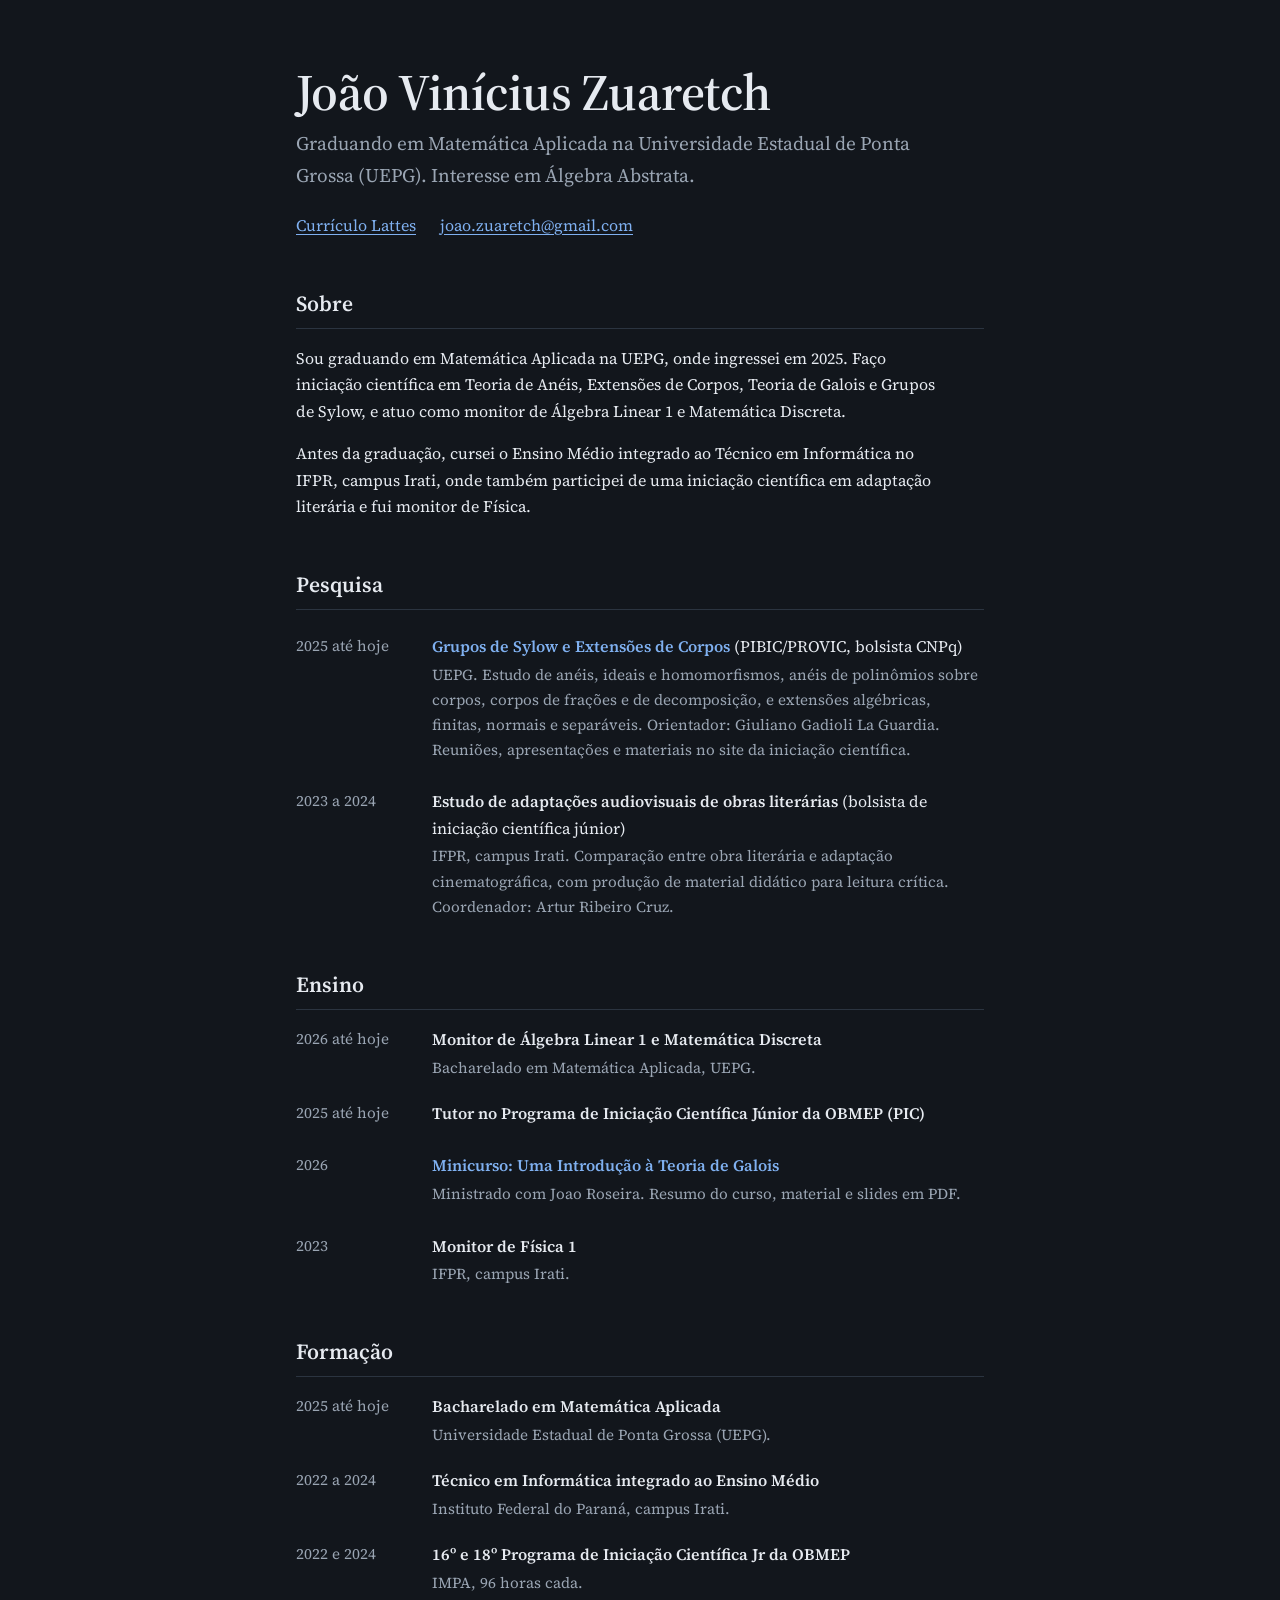
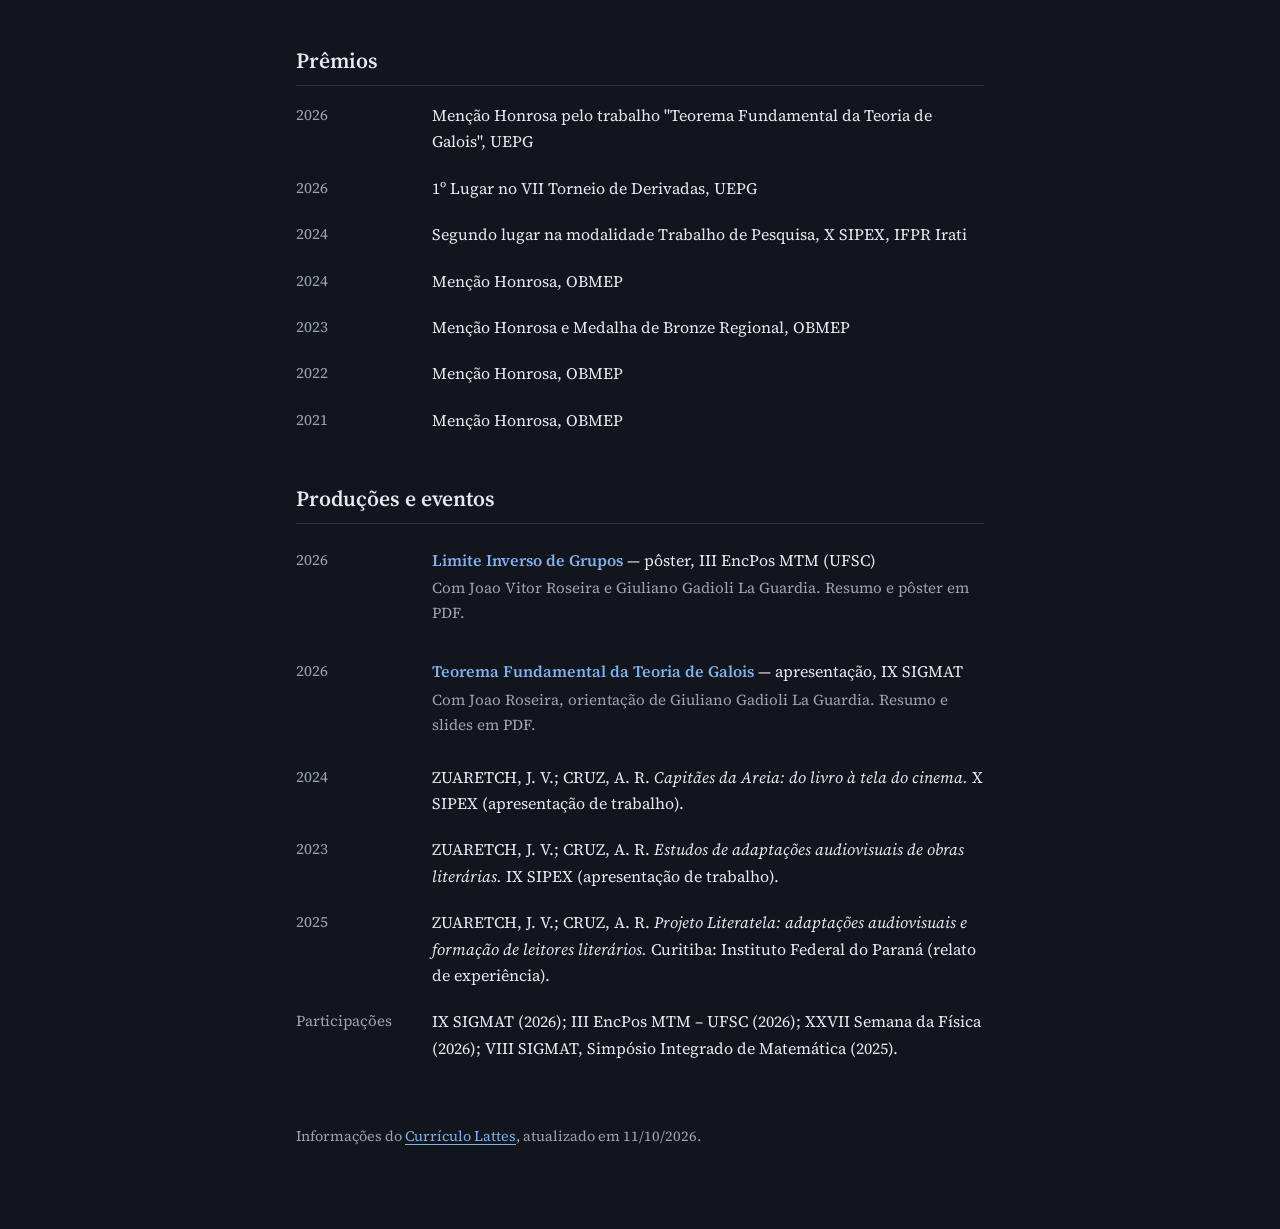
<file: index.html>
<!DOCTYPE html>
<html lang="pt-BR">
<head>
<meta charset="utf-8">
<meta name="viewport" content="width=device-width, initial-scale=1">
<title>João Vinícius Zuaretch</title>
<meta name="description" content="Página acadêmica de João Vinícius Zuaretch, graduando em Matemática Aplicada na UEPG.">
<link rel="preconnect" href="https://fonts.googleapis.com">
<link rel="preconnect" href="https://fonts.gstatic.com" crossorigin>
<link href="https://fonts.googleapis.com/css2?family=Source+Serif+4:ital,wght@0,400;0,600;1,400&display=swap" rel="stylesheet">
<link rel="icon" href="favicon.svg" type="image/svg+xml">
<link rel="stylesheet" href="style.css">
</head>
<body>
<main>
  <header>
    <h1>João Vinícius Zuaretch</h1>
    <p class="lead">Graduando em Matemática Aplicada na Universidade Estadual de Ponta Grossa (UEPG). Interesse em Álgebra Abstrata.</p>
    <ul class="links">
      <li><a href="https://lattes.cnpq.br/2268915045028482" target="_blank" rel="noopener">Currículo Lattes</a></li>
      <li><a href="mailto:joao.zuaretch@gmail.com">joao.zuaretch@gmail.com</a></li>
    </ul>
  </header>

  <section>
    <h2>Sobre</h2>
    <p>Sou graduando em Matemática Aplicada na UEPG, onde ingressei em 2025. Faço iniciação científica em Teoria de Anéis, Extensões de Corpos, Teoria de Galois e Grupos de Sylow, e atuo como monitor de Álgebra Linear 1 e Matemática Discreta.</p>
    <p>Antes da graduação, cursei o Ensino Médio integrado ao Técnico em Informática no IFPR, campus Irati, onde também participei de uma iniciação científica em adaptação literária e fui monitor de Física.</p>
  </section>

  <section>
    <h2>Pesquisa</h2>
    <a class="row-link" href="https://joaozuaretch.github.io/IC/" target="_blank" rel="noopener">
      <div class="row">
        <div class="when">2025 até hoje</div>
        <p class="what"><strong>Grupos de Sylow e Extensões de Corpos</strong> (PIBIC/PROVIC, bolsista CNPq)
          <small>UEPG. Estudo de anéis, ideais e homomorfismos, anéis de polinômios sobre corpos, corpos de frações e de decomposição, e extensões algébricas, finitas, normais e separáveis. Orientador: Giuliano Gadioli La Guardia. Reuniões, apresentações e materiais no site da iniciação científica.</small></p>
      </div>
    </a>
    <div class="row">
      <div class="when">2023 a 2024</div>
      <p class="what"><strong>Estudo de adaptações audiovisuais de obras literárias</strong> (bolsista de iniciação científica júnior)
        <small>IFPR, campus Irati. Comparação entre obra literária e adaptação cinematográfica, com produção de material didático para leitura crítica. Coordenador: Artur Ribeiro Cruz.</small></p>
    </div>
  </section>

  <section>
    <h2>Ensino</h2>
    <div class="row">
      <div class="when">2026 até hoje</div>
      <p class="what"><strong>Monitor de Álgebra Linear 1 e Matemática Discreta</strong>
        <small>Bacharelado em Matemática Aplicada, UEPG.</small></p>
    </div>
    <div class="row">
      <div class="when">2025 até hoje</div>
      <p class="what"><strong>Tutor no Programa de Iniciação Científica Júnior da OBMEP (PIC)</strong></p>
    </div>
    <a class="row-link" href="trabalhos/minicurso-galois.html">
      <div class="row">
        <div class="when">2026</div>
        <p class="what"><strong>Minicurso: Uma Introdução à Teoria de Galois</strong>
          <small>Ministrado com Joao Roseira. Resumo do curso, material e slides em PDF.</small></p>
      </div>
    </a>
    <div class="row">
      <div class="when">2023</div>
      <p class="what"><strong>Monitor de Física 1</strong>
        <small>IFPR, campus Irati.</small></p>
    </div>
  </section>

  <section>
    <h2>Formação</h2>
    <div class="row">
      <div class="when">2025 até hoje</div>
      <p class="what"><strong>Bacharelado em Matemática Aplicada</strong>
        <small>Universidade Estadual de Ponta Grossa (UEPG).</small></p>
    </div>
    <div class="row">
      <div class="when">2022 a 2024</div>
      <p class="what"><strong>Técnico em Informática integrado ao Ensino Médio</strong>
        <small>Instituto Federal do Paraná, campus Irati.</small></p>
    </div>
    <div class="row">
      <div class="when">2022 e 2024</div>
      <p class="what"><strong>16º e 18º Programa de Iniciação Científica Jr da OBMEP</strong>
        <small>IMPA, 96 horas cada.</small></p>
    </div>
  </section>

  <section>
    <h2>Prêmios</h2>
    <div class="row"><div class="when">2026</div><p class="what">Menção Honrosa pelo trabalho "Teorema Fundamental da Teoria de Galois", UEPG</p></div>
    <div class="row"><div class="when">2026</div><p class="what">1º Lugar no VII Torneio de Derivadas, UEPG</p></div>
    <div class="row"><div class="when">2024</div><p class="what">Segundo lugar na modalidade Trabalho de Pesquisa, X SIPEX, IFPR Irati</p></div>
    <div class="row"><div class="when">2024</div><p class="what">Menção Honrosa, OBMEP</p></div>
    <div class="row"><div class="when">2023</div><p class="what">Menção Honrosa e Medalha de Bronze Regional, OBMEP</p></div>
    <div class="row"><div class="when">2022</div><p class="what">Menção Honrosa, OBMEP</p></div>
    <div class="row"><div class="when">2021</div><p class="what">Menção Honrosa, OBMEP</p></div>
  </section>

  <section>
    <h2>Produções e eventos</h2>

    <a class="row-link" href="trabalhos/limite-inverso-grupos.html">
      <div class="row">
        <div class="when">2026</div>
        <p class="what"><strong>Limite Inverso de Grupos</strong> — pôster, III EncPos MTM (UFSC)
          <small>Com Joao Vitor Roseira e Giuliano Gadioli La Guardia. Resumo e pôster em PDF.</small></p>
      </div>
    </a>

    <a class="row-link" href="trabalhos/teorema-fundamental-galois.html">
      <div class="row">
        <div class="when">2026</div>
        <p class="what"><strong>Teorema Fundamental da Teoria de Galois</strong> — apresentação, IX SIGMAT
          <small>Com Joao Roseira, orientação de Giuliano Gadioli La Guardia. Resumo e slides em PDF.</small></p>
      </div>
    </a>

    <div class="row">
      <div class="when">2024</div>
      <p class="what">ZUARETCH, J. V.; CRUZ, A. R. <em>Capitães da Areia: do livro à tela do cinema.</em> X SIPEX (apresentação de trabalho).</p>
    </div>
    <div class="row">
      <div class="when">2023</div>
      <p class="what">ZUARETCH, J. V.; CRUZ, A. R. <em>Estudos de adaptações audiovisuais de obras literárias.</em> IX SIPEX (apresentação de trabalho).</p>
    </div>
    <div class="row">
      <div class="when">2025</div>
      <p class="what">ZUARETCH, J. V.; CRUZ, A. R. <em>Projeto Literatela: adaptações audiovisuais e formação de leitores literários.</em> Curitiba: Instituto Federal do Paraná (relato de experiência).</p>
    </div>
    <div class="row">
      <div class="when">Participações</div>
      <p class="what">IX SIGMAT (2026); III EncPos MTM – UFSC (2026); XXVII Semana da Física (2026); VIII SIGMAT, Simpósio Integrado de Matemática (2025).</p>
    </div>
  </section>

  <footer>Informações do <a href="https://lattes.cnpq.br/2268915045028482" target="_blank" rel="noopener">Currículo Lattes</a>, atualizado em 11/10/2026.</footer>
</main>
</body>
</html>
</file>
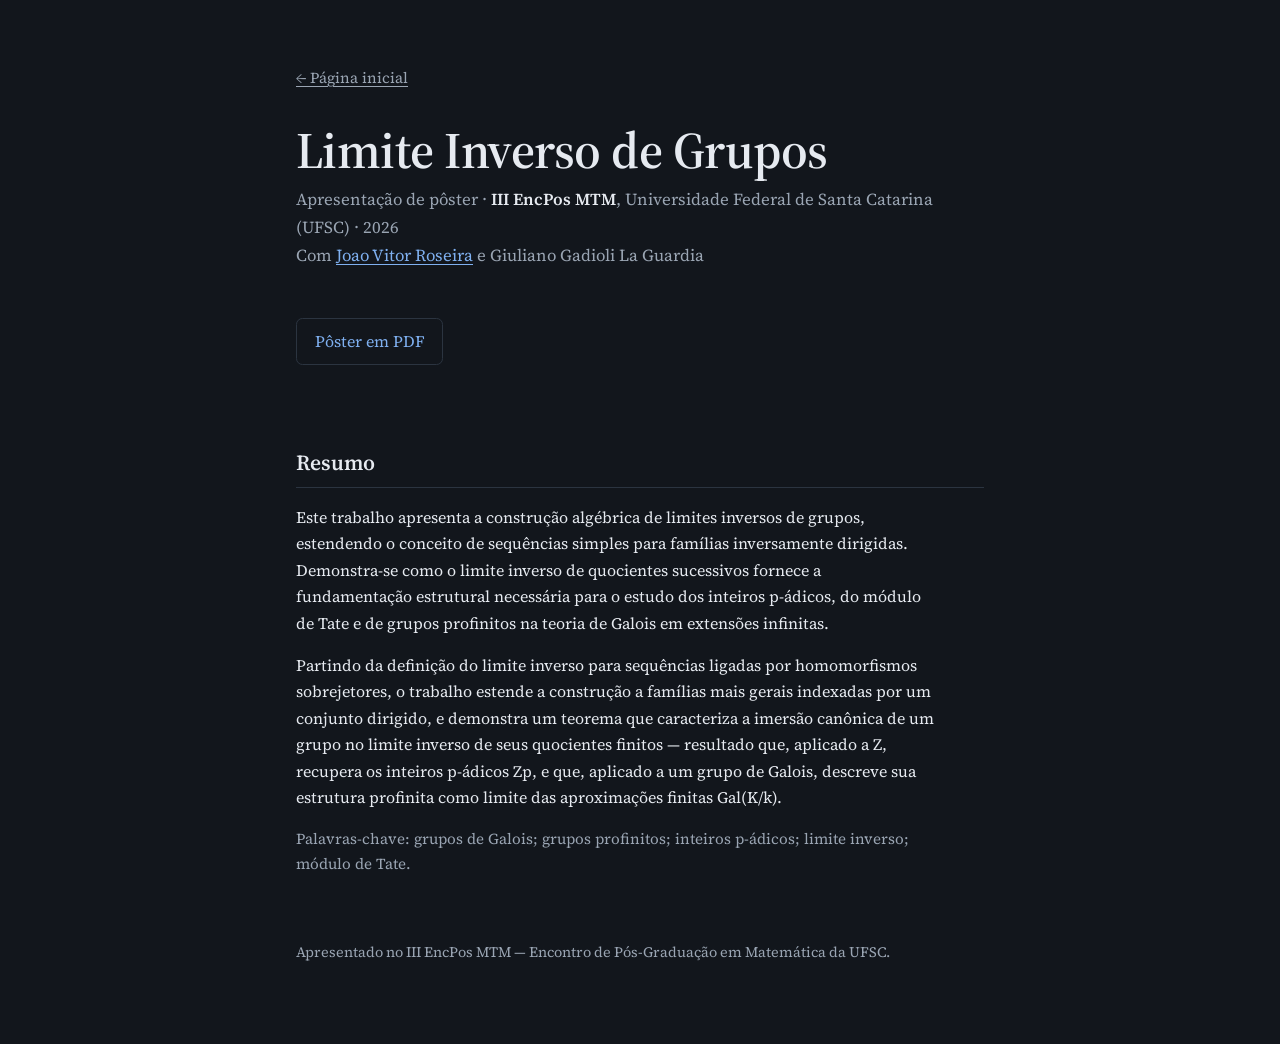
<file: trabalhos/limite-inverso-grupos.html>
<!DOCTYPE html>
<html lang="pt-BR">
<head>
<meta charset="utf-8">
<meta name="viewport" content="width=device-width, initial-scale=1">
<title>Limite Inverso de Grupos — João Vinícius Zuaretch</title>
<meta name="description" content="Pôster sobre limite inverso de grupos apresentado no III EncPos MTM (UFSC), por João Vinícius Zuaretch.">
<link rel="preconnect" href="https://fonts.googleapis.com">
<link rel="preconnect" href="https://fonts.gstatic.com" crossorigin>
<link href="https://fonts.googleapis.com/css2?family=Source+Serif+4:ital,wght@0,400;0,600;1,400&display=swap" rel="stylesheet">
<link rel="icon" href="../favicon.svg" type="image/svg+xml">
<link rel="stylesheet" href="../style.css">
</head>
<body>
<main>
  <a class="back" href="../index.html">← Página inicial</a>

  <h1>Limite Inverso de Grupos</h1>
  <p class="meta">Apresentação de pôster · <strong>III EncPos MTM</strong>, Universidade Federal de Santa Catarina (UFSC) · 2026<br>
  Com <a href="https://lattes.cnpq.br/4879633260404587" target="_blank" rel="noopener">Joao Vitor Roseira</a> e Giuliano Gadioli La Guardia</p>

  <a class="doc-link" href="../assets/poster-limite-inverso.pdf" target="_blank" rel="noopener">Pôster em PDF</a>

  <h2>Resumo</h2>
  <p>Este trabalho apresenta a construção algébrica de limites inversos de grupos, estendendo o conceito de sequências simples para famílias inversamente dirigidas. Demonstra-se como o limite inverso de quocientes sucessivos fornece a fundamentação estrutural necessária para o estudo dos inteiros p-ádicos, do módulo de Tate e de grupos profinitos na teoria de Galois em extensões infinitas.</p>
  <p>Partindo da definição do limite inverso para sequências ligadas por homomorfismos sobrejetores, o trabalho estende a construção a famílias mais gerais indexadas por um conjunto dirigido, e demonstra um teorema que caracteriza a imersão canônica de um grupo no limite inverso de seus quocientes finitos — resultado que, aplicado a Z, recupera os inteiros p-ádicos Zp, e que, aplicado a um grupo de Galois, descreve sua estrutura profinita como limite das aproximações finitas Gal(K/k).</p>

  <p class="keywords">Palavras-chave: grupos de Galois; grupos profinitos; inteiros p-ádicos; limite inverso; módulo de Tate.</p>

  <footer>Apresentado no III EncPos MTM — Encontro de Pós-Graduação em Matemática da UFSC.</footer>
</main>
</body>
</html>
</file>
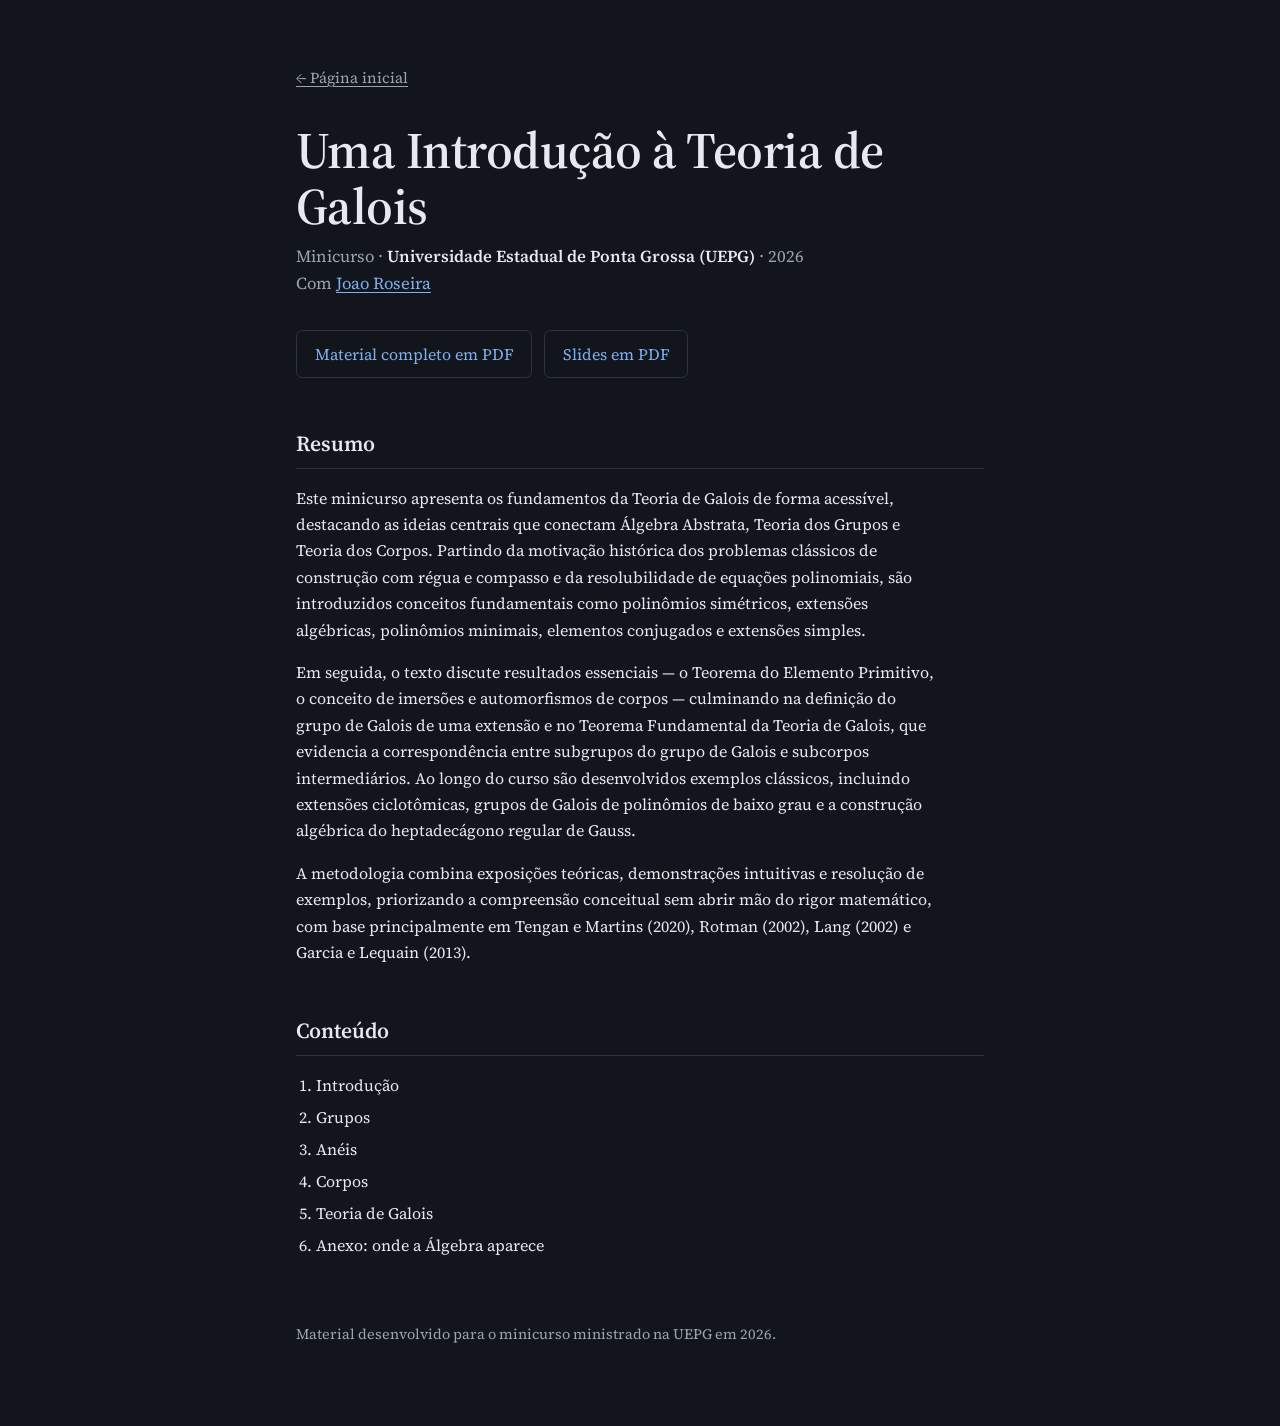
<file: trabalhos/minicurso-galois.html>
<!DOCTYPE html>
<html lang="pt-BR">
<head>
<meta charset="utf-8">
<meta name="viewport" content="width=device-width, initial-scale=1">
<title>Uma Introdução à Teoria de Galois — João Vinícius Zuaretch</title>
<meta name="description" content="Minicurso de introdução à Teoria de Galois, ministrado por João Vinícius Zuaretch e Joao Roseira.">
<link rel="preconnect" href="https://fonts.googleapis.com">
<link rel="preconnect" href="https://fonts.gstatic.com" crossorigin>
<link href="https://fonts.googleapis.com/css2?family=Source+Serif+4:ital,wght@0,400;0,600;1,400&display=swap" rel="stylesheet">
<link rel="icon" href="../favicon.svg" type="image/svg+xml">
<link rel="stylesheet" href="../style.css">
</head>
<body>
<main>
  <a class="back" href="../index.html">← Página inicial</a>

  <h1>Uma Introdução à Teoria de Galois</h1>
  <p class="meta">Minicurso · <strong>Universidade Estadual de Ponta Grossa (UEPG)</strong> · 2026<br>
  Com <a href="https://lattes.cnpq.br/4879633260404587" target="_blank" rel="noopener">Joao Roseira</a></p>

  <div class="docs">
    <a class="doc-link" href="../assets/minicurso-galois.pdf" target="_blank" rel="noopener">Material completo em PDF</a>
    <a class="doc-link" href="../assets/minicurso-galois-slides.pdf" target="_blank" rel="noopener">Slides em PDF</a>
  </div>

  <h2>Resumo</h2>
  <p>Este minicurso apresenta os fundamentos da Teoria de Galois de forma acessível, destacando as ideias centrais que conectam Álgebra Abstrata, Teoria dos Grupos e Teoria dos Corpos. Partindo da motivação histórica dos problemas clássicos de construção com régua e compasso e da resolubilidade de equações polinomiais, são introduzidos conceitos fundamentais como polinômios simétricos, extensões algébricas, polinômios minimais, elementos conjugados e extensões simples.</p>
  <p>Em seguida, o texto discute resultados essenciais — o Teorema do Elemento Primitivo, o conceito de imersões e automorfismos de corpos — culminando na definição do grupo de Galois de uma extensão e no Teorema Fundamental da Teoria de Galois, que evidencia a correspondência entre subgrupos do grupo de Galois e subcorpos intermediários. Ao longo do curso são desenvolvidos exemplos clássicos, incluindo extensões ciclotômicas, grupos de Galois de polinômios de baixo grau e a construção algébrica do heptadecágono regular de Gauss.</p>
  <p>A metodologia combina exposições teóricas, demonstrações intuitivas e resolução de exemplos, priorizando a compreensão conceitual sem abrir mão do rigor matemático, com base principalmente em Tengan e Martins (2020), Rotman (2002), Lang (2002) e Garcia e Lequain (2013).</p>

  <h2>Conteúdo</h2>
  <ol class="toc">
    <li>Introdução</li>
    <li>Grupos</li>
    <li>Anéis</li>
    <li>Corpos</li>
    <li>Teoria de Galois</li>
    <li>Anexo: onde a Álgebra aparece</li>
  </ol>

  <footer>Material desenvolvido para o minicurso ministrado na UEPG em 2026.</footer>
</main>
</body>
</html>
</file>
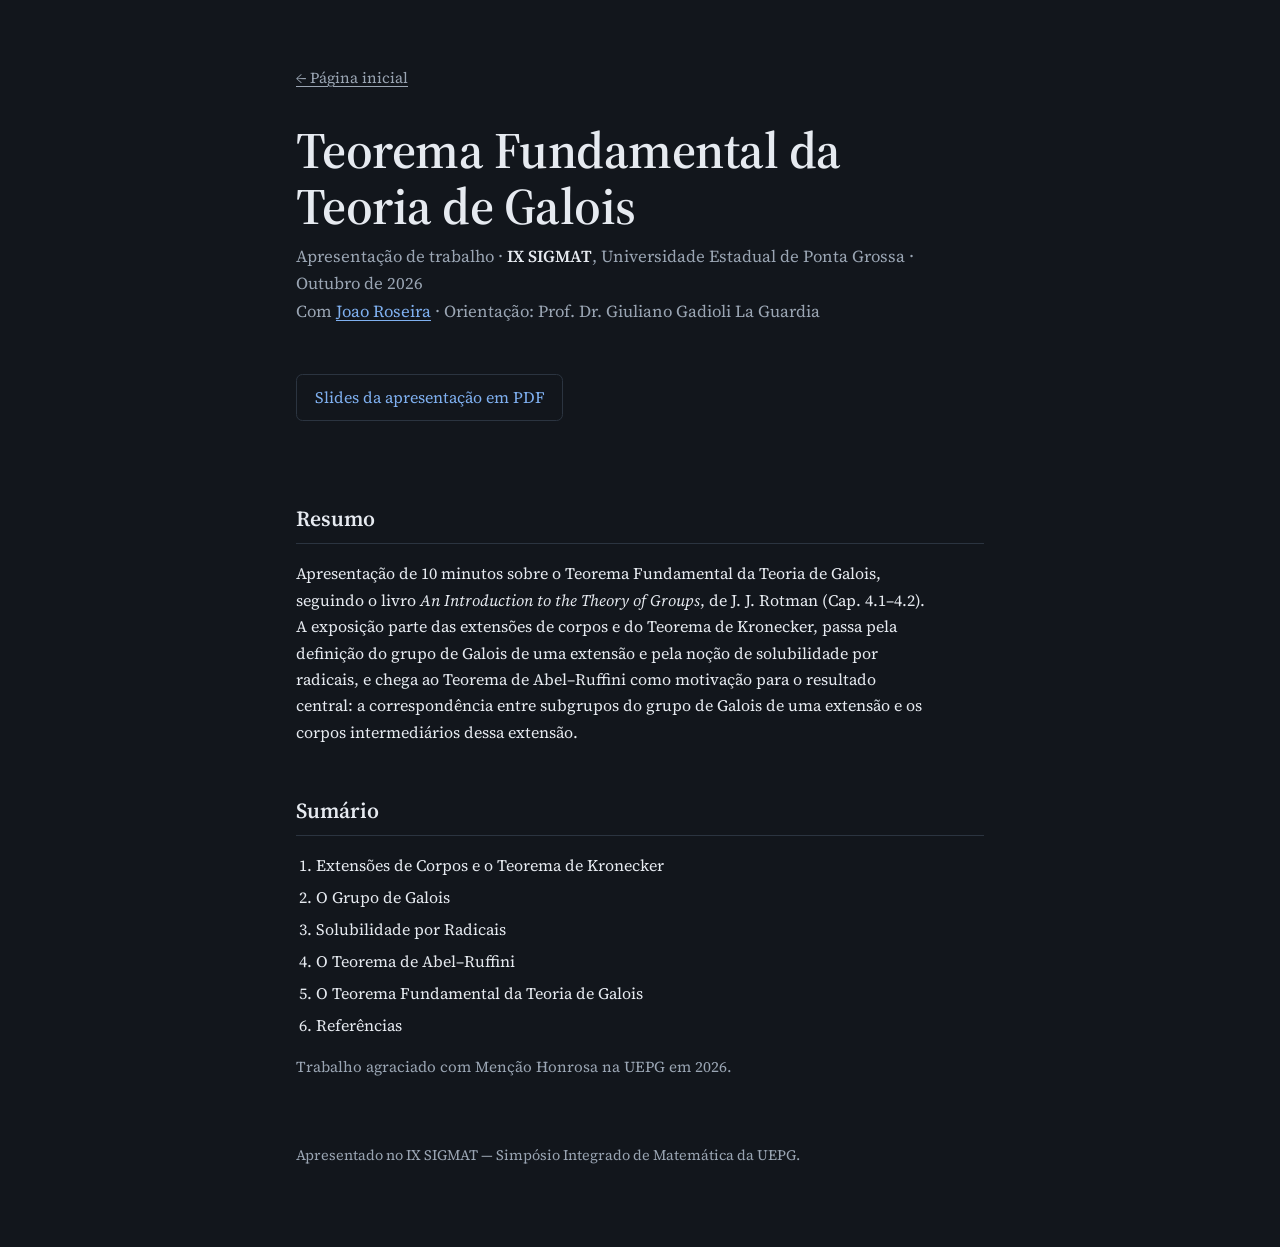
<file: trabalhos/teorema-fundamental-galois.html>
<!DOCTYPE html>
<html lang="pt-BR">
<head>
<meta charset="utf-8">
<meta name="viewport" content="width=device-width, initial-scale=1">
<title>Teorema Fundamental da Teoria de Galois — João Vinícius Zuaretch</title>
<meta name="description" content="Apresentação sobre o Teorema Fundamental da Teoria de Galois no IX SIGMAT, por João Vinícius Zuaretch.">
<link rel="preconnect" href="https://fonts.googleapis.com">
<link rel="preconnect" href="https://fonts.gstatic.com" crossorigin>
<link href="https://fonts.googleapis.com/css2?family=Source+Serif+4:ital,wght@0,400;0,600;1,400&display=swap" rel="stylesheet">
<link rel="icon" href="../favicon.svg" type="image/svg+xml">
<link rel="stylesheet" href="../style.css">
</head>
<body>
<main>
  <a class="back" href="../index.html">← Página inicial</a>

  <h1>Teorema Fundamental da Teoria de Galois</h1>
  <p class="meta">Apresentação de trabalho · <strong>IX SIGMAT</strong>, Universidade Estadual de Ponta Grossa · Outubro de 2026<br>
  Com <a href="https://lattes.cnpq.br/4879633260404587" target="_blank" rel="noopener">Joao Roseira</a> · Orientação: Prof. Dr. Giuliano Gadioli La Guardia</p>

  <a class="doc-link" href="../assets/teorema-fundamental-galois.pdf" target="_blank" rel="noopener">Slides da apresentação em PDF</a>

  <h2>Resumo</h2>
  <p>Apresentação de 10 minutos sobre o Teorema Fundamental da Teoria de Galois, seguindo o livro <em>An Introduction to the Theory of Groups</em>, de J. J. Rotman (Cap. 4.1–4.2). A exposição parte das extensões de corpos e do Teorema de Kronecker, passa pela definição do grupo de Galois de uma extensão e pela noção de solubilidade por radicais, e chega ao Teorema de Abel–Ruffini como motivação para o resultado central: a correspondência entre subgrupos do grupo de Galois de uma extensão e os corpos intermediários dessa extensão.</p>

  <h2>Sumário</h2>
  <ol class="toc">
    <li>Extensões de Corpos e o Teorema de Kronecker</li>
    <li>O Grupo de Galois</li>
    <li>Solubilidade por Radicais</li>
    <li>O Teorema de Abel–Ruffini</li>
    <li>O Teorema Fundamental da Teoria de Galois</li>
    <li>Referências</li>
  </ol>

  <p class="keywords">Trabalho agraciado com Menção Honrosa na UEPG em 2026.</p>

  <footer>Apresentado no IX SIGMAT — Simpósio Integrado de Matemática da UEPG.</footer>
</main>
</body>
</html>
</file>
<file: style.css>
:root{
  color-scheme:dark;
  --bg:#12161c; --ink:#e6eaf0; --muted:#9aa5b3; --rule:#2b3440; --accent:#7fb0f0; --accent-bg:#1a2433;
}
*,*::before,*::after{box-sizing:border-box}
html{font-size:100%}
body{margin:0;background:var(--bg);color:var(--ink);
  font-family:"Source Serif 4",Georgia,"Times New Roman",serif;line-height:1.65}
main{max-width:46rem;margin:0 auto;padding:4rem 1.5rem 5rem}
a{color:var(--accent);text-underline-offset:.2em}
a:focus-visible{outline:2px solid var(--accent);outline-offset:3px;border-radius:2px}
h1{font-size:clamp(2.2rem,6vw,3.2rem);line-height:1.1;margin:0 0 .5rem;font-weight:600;letter-spacing:-.01em}
.lead{font-size:1.2rem;color:var(--muted);margin:0 0 1.25rem}
.links{display:flex;flex-wrap:wrap;gap:.5rem 1.5rem;margin:0 0 3rem;padding:0;list-style:none}
h2{font-size:1.35rem;margin:3rem 0 1rem;padding-bottom:.4rem;border-bottom:1px solid var(--rule);font-weight:600}
p{margin:0 0 1rem;max-width:40rem}
.row{display:grid;grid-template-columns:7rem 1fr;gap:.25rem 1.5rem;margin-bottom:1.25rem}
.when{color:var(--muted);font-size:.95rem}
.what{margin:0}
.what strong{font-weight:600}
.what small{display:block;color:var(--muted);font-size:.95rem;margin-top:.15rem}
footer{margin-top:4rem;color:var(--muted);font-size:.9rem}
@media (max-width:36rem){.row{grid-template-columns:1fr}}

/* linha clicável, que leva a uma página de detalhe */
a.row-link{display:block;text-decoration:none;color:inherit;border-radius:.4rem;
  margin:0 -.6rem 1.25rem;padding:.4rem .6rem;transition:background-color .15s ease}
a.row-link:hover,a.row-link:focus-visible{background:var(--accent-bg)}
a.row-link .row{margin-bottom:0}
a.row-link .what strong{color:var(--accent)}

/* páginas de detalhe */
.back{display:inline-block;margin-bottom:2rem;font-size:.95rem;color:var(--muted)}
.back:hover{color:var(--accent)}
.meta{color:var(--muted);font-size:1.05rem;margin:0 0 2rem}
.meta strong{color:var(--ink);font-weight:600}
.doc-link{display:inline-flex;align-items:center;gap:.5rem;margin:1rem 0 2rem;padding:.6rem 1.1rem;
  border:1px solid var(--rule);border-radius:.4rem;text-decoration:none;font-size:1rem}
.docs{display:flex;flex-wrap:wrap;gap:.75rem;margin:1rem 0 2rem}
.docs .doc-link{margin:0}
.doc-link:hover{border-color:var(--accent);background:var(--accent-bg)}
.toc{margin:0 0 1rem;padding-left:1.25rem}
.toc li{margin-bottom:.35rem}
.keywords{color:var(--muted);font-size:.95rem}
</file>
